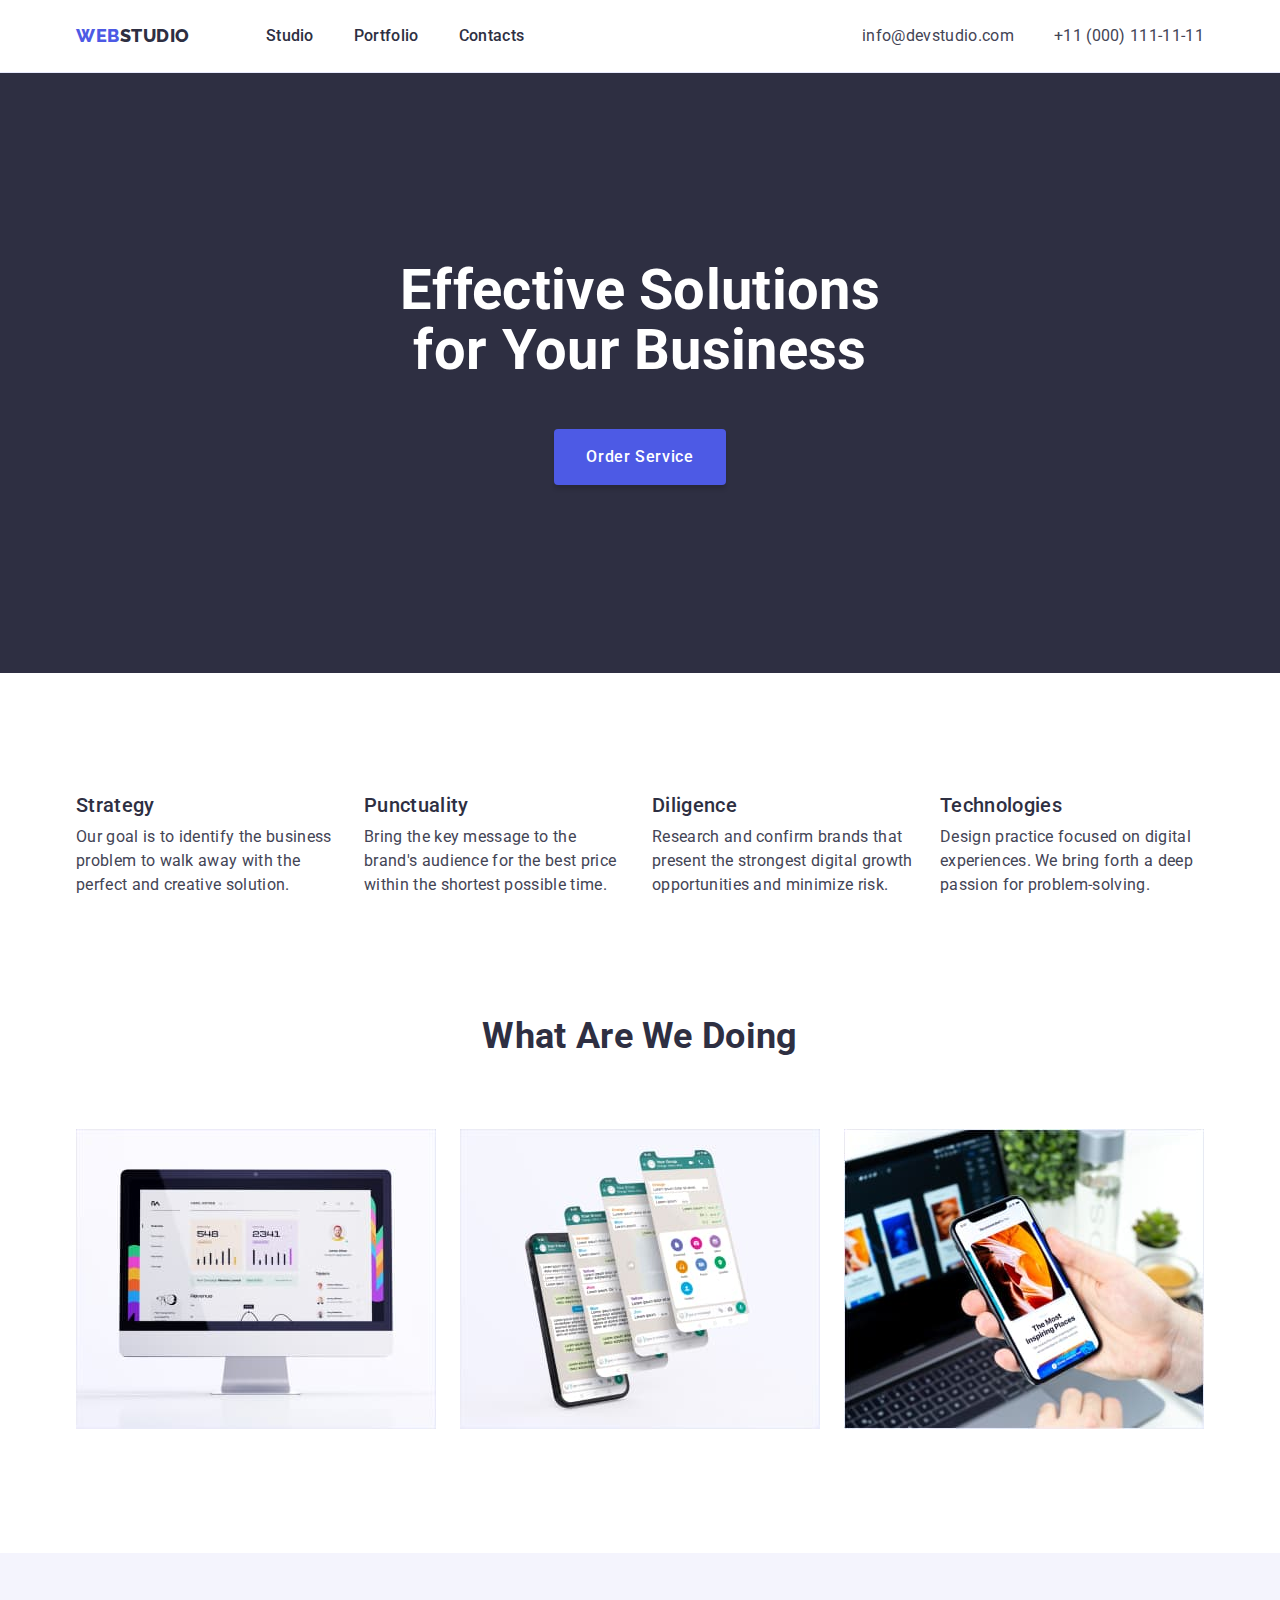
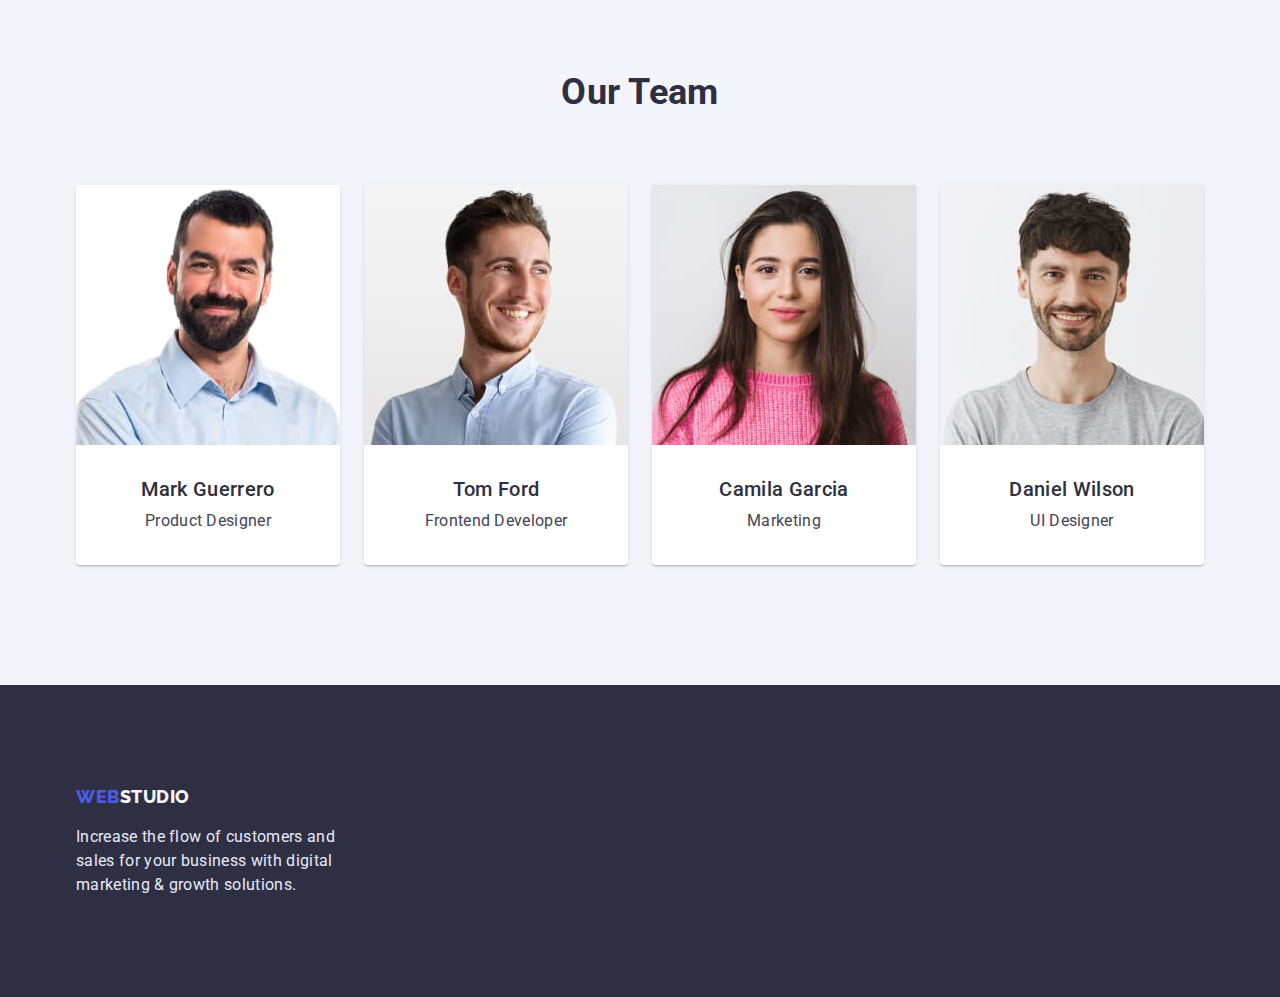
<file: index.html>
<!DOCTYPE html>
<html lang="en">
  <head>
    <meta charset="UTF-8" />
    <meta http-equiv="X-UA-Compatible" content="IE=edge" />
    <meta name="viewport" content="width=device-width, initial-scale=1.0" />
    <title>Web Studio</title>
    <link rel="preconnect" href="https://fonts.googleapis.com" />
    <link rel="preconnect" href="https://fonts.gstatic.com" crossorigin />
    <link
      href="https://fonts.googleapis.com/css2?family=Raleway:wght@800&family=Roboto:wght@400;500;700;900&display=swap"
      rel="stylesheet"
    />
    <link
      rel="stylesheet"
      href="https://cdnjs.cloudflare.com/ajax/libs/modern-normalize/1.1.0/modern-normalize.min.css"
    />
    <link rel="stylesheet" href="./css/styles.css" />
  </head>

  <body>
    <!-- Header -->
    <header class="page-header">
      <div class="container flex-container">
        <nav class="navigation">
          <a class="logo link" href="./index.html"
            >Web<span class="logo-dark">Studio</span></a
          >
          <ul class="list">
            <li>
              <a class="link navigation-link" href="./index.html">Studio</a>
            </li>
            <li>
              <a class="link navigation-link" href="./portfolio.html"
                >Portfolio</a
              >
            </li>
            <li><a class="link navigation-link" href="">Contacts</a></li>
          </ul>
        </nav>
        <address class="address">
          <ul class="list">
            <li>
              <a class="link address-email" href="mailto:info@devstudio.com"
                >info@devstudio.com</a
              >
            </li>
            <li>
              <a class="link address-phone" href="tel:+110001111111"
                >+11 (000) 111-11-11</a
              >
            </li>
          </ul>
        </address>
      </div>
    </header>
    <!-- Main -->
    <main>
      <!-- Hero -->
      <section class="hero section">
        <h1 class="hero-title">Effective Solutions for Your Business</h1>
        <button class="hero-button pointer" type="button">Order Service</button>
      </section>
      <!-- Our Features -->
      <section class="features section">
        <div class="container">
          <h2 class="features-header visually-hidden">Our Features</h2>
          <ul class="list features-list">
            <li>
              <h3 class="features-heading">Strategy</h3>
              <p class="features-text">
                Our goal is to identify the business problem to walk away with
                the perfect and creative solution.
              </p>
            </li>
            <li>
              <h3 class="features-heading">Punctuality</h3>
              <p class="features-text">
                Bring the key message to the brand's audience for the best price
                within the shortest possible time.
              </p>
            </li>
            <li>
              <h3 class="features-heading">Diligence</h3>
              <p class="features-text">
                Research and confirm brands that present the strongest digital
                growth opportunities and minimize risk.
              </p>
            </li>
            <li>
              <h3 class="features-heading">Technologies</h3>
              <p class="features-text">
                Design practice focused on digital experiences. We bring forth a
                deep passion for problem-solving.
              </p>
            </li>
          </ul>
        </div>
      </section>
      <!-- Our Work -->
      <section class="our-work section no-top-padding">
        <div class="container">
          <h2 class="work-title">What are we doing</h2>
          <ul class="list">
            <li class="work-samples">
              <img
                src="./images/desktop-software.jpg"
                alt="Desktop Software"
                width="360"
                height="300"
              />
            </li>
            <li class="work-samples">
              <img
                src="./images/mobile-software.jpg"
                alt="Mobile Software"
                width="360"
                height="300"
              />
            </li>
            <li class="work-samples">
              <img
                src="./images/design-examples.jpg"
                alt="Design Examples"
                width="360"
                height="300"
              />
            </li>
          </ul>
        </div>
      </section>
      <!-- Our Team -->
      <section class="team section">
        <div class="container">
          <h2 class="team-title">Our Team</h2>
          <ul class="list">
            <li class="team-member">
              <img
                class="no-gap"
                src="./images/product-designer.jpg"
                alt="Photo of Product Designer"
                width="264"
                height="260"
              />
              <div class="team-member-wrap">
                <h3 class="member-name">Mark Guerrero</h3>
                <p class="member-pos">Product Designer</p>
              </div>
            </li>
            <li class="team-member">
              <img
                class="no-gap"
                src="./images/frontend-dev.jpg"
                alt="Photo of Frontend Developer"
                width="264"
                height="260"
              />
              <div class="team-member-wrap">
                <h3 class="member-name">Tom Ford</h3>
                <p class="member-pos">Frontend Developer</p>
              </div>
            </li>
            <li class="team-member">
              <img
                class="no-gap"
                src="./images/marketing.jpg"
                alt="Photo of Marketing"
                width="264"
                height="260"
              />
              <div class="team-member-wrap">
                <h3 class="member-name">Camila Garcia</h3>
                <p class="member-pos">Marketing</p>
              </div>
            </li>
            <li class="team-member">
              <img
                class="no-gap"
                src="./images/ui-designer.jpg"
                alt="Photo of UI Designer"
                width="264"
                height="260"
              />
              <div class="team-member-wrap">
                <h3 class="member-name">Daniel Wilson</h3>
                <p class="member-pos">UI Designer</p>
              </div>
            </li>
          </ul>
        </div>
      </section>
    </main>
    <!-- Footer -->
    <footer class="footer">
      <div class="container">
        <a class="logo link" href="./index.html"
          >Web<span class="logo-light">Studio</span></a
        >
        <p class="footer-text">
          Increase the flow of customers and sales for your business with
          digital marketing & growth solutions.
        </p>
      </div>
    </footer>
  </body>
</html>
</file>
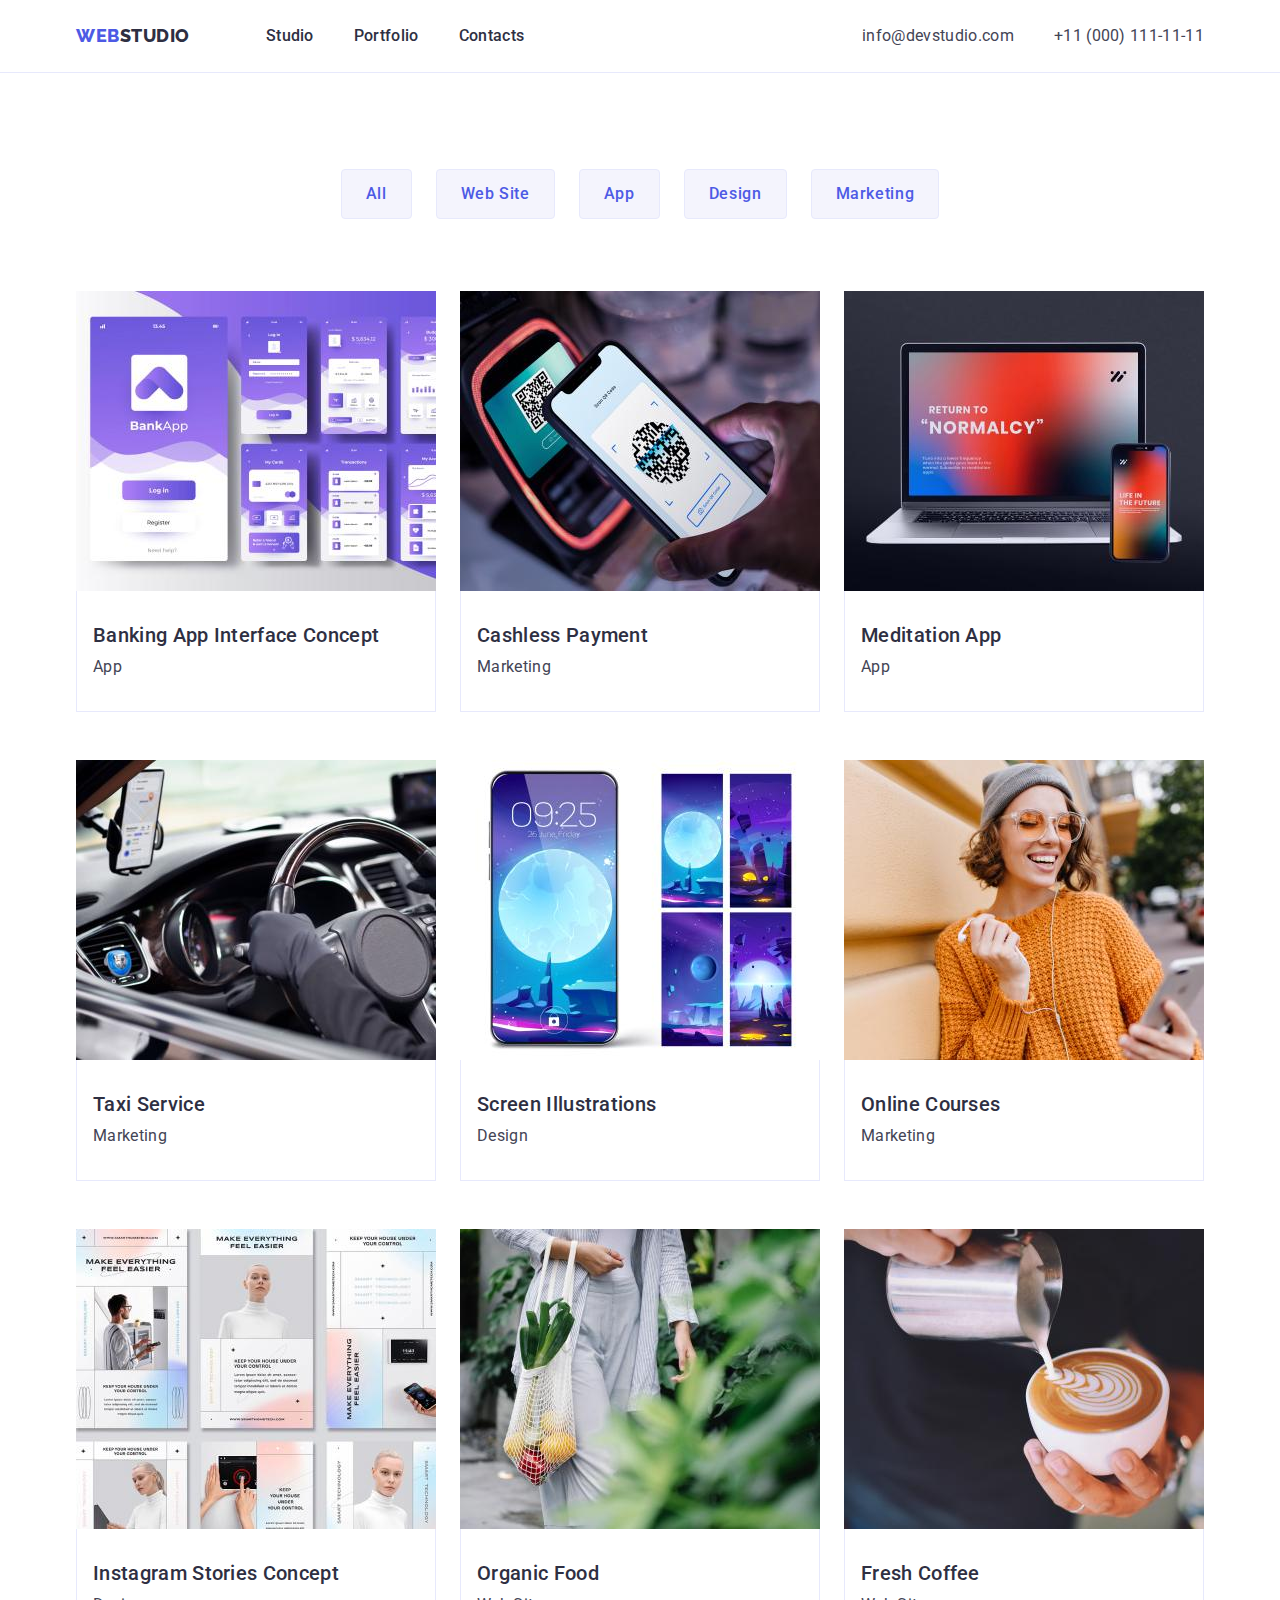
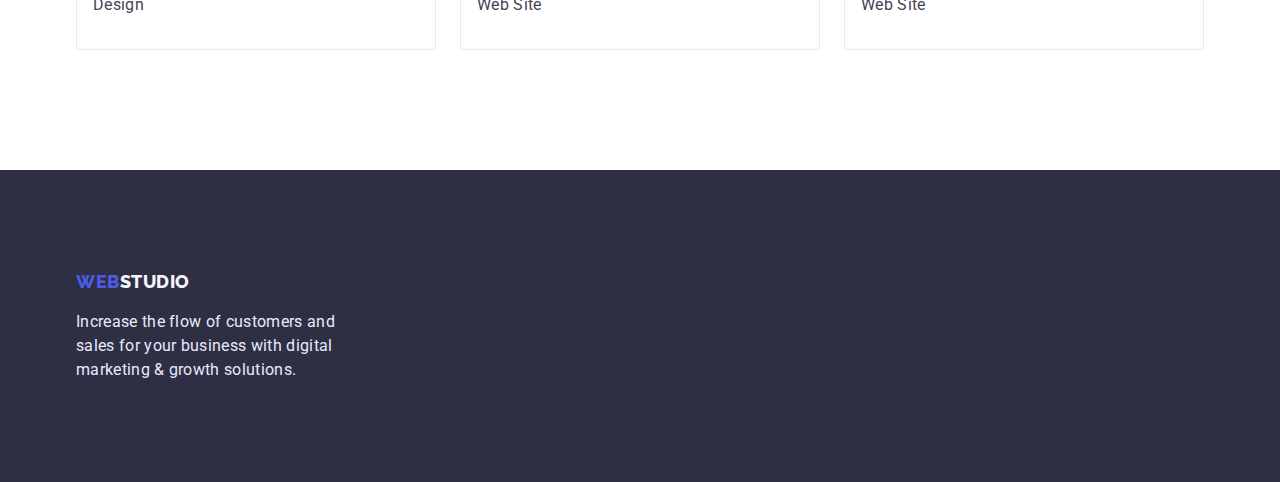
<file: portfolio.html>
<!DOCTYPE html>
<html lang="en">
  <head>
    <meta charset="UTF-8" />
    <meta http-equiv="X-UA-Compatible" content="IE=edge" />
    <meta name="viewport" content="width=device-width, initial-scale=1.0" />
    <title>Portfolio Webstudio</title>
    <link rel="preconnect" href="https://fonts.googleapis.com" />
    <link rel="preconnect" href="https://fonts.gstatic.com" crossorigin />
    <link
      href="https://fonts.googleapis.com/css2?family=Raleway:wght@800&family=Roboto:wght@400;500;700;900&display=swap"
      rel="stylesheet"
    />
    <link
      rel="stylesheet"
      href="https://cdnjs.cloudflare.com/ajax/libs/modern-normalize/1.1.0/modern-normalize.min.css"
    />
    <link rel="stylesheet" href="./css/styles.css" />
  </head>
  <body>
    <!-- Header -->
    <header class="page-header">
      <div class="container flex-container">
        <nav class="navigation">
          <a class="logo link" href="./index.html"
            >Web<span class="logo-dark">Studio</span></a
          >
          <ul class="list">
            <li>
              <a class="link navigation-link" href="./index.html">Studio</a>
            </li>
            <li>
              <a class="link navigation-link" href="./portfolio.html"
                >Portfolio</a
              >
            </li>
            <li><a class="link navigation-link" href="">Contacts</a></li>
          </ul>
        </nav>
        <address class="address">
          <ul class="list">
            <li>
              <a class="link address-email" href="mailto:info@devstudio.com"
                >info@devstudio.com</a
              >
            </li>
            <li>
              <a class="link address-phone" href="tel:+110001111111"
                >+11 (000) 111-11-11</a
              >
            </li>
          </ul>
        </address>
      </div>
    </header>
    <!-- Main -->
    <main>
      <section class="section portfolio">
        <div class="container">
          <h1 class="visually-hidden">Portfolio</h1>
          <!-- Filter Buttons -->
          <ul class="list filter-list">
            <li>
              <button type="button" class="button-filter pointer">All</button>
            </li>
            <li>
              <button type="button" class="button-filter pointer">
                Web Site
              </button>
            </li>
            <li>
              <button type="button" class="button-filter pointer">App</button>
            </li>
            <li>
              <button type="button" class="button-filter pointer">
                Design
              </button>
            </li>
            <li>
              <button type="button" class="button-filter pointer">
                Marketing
              </button>
            </li>
          </ul>
          <!-- Portfolio Cards -->
          <ul class="list">
            <li class="portfolio-card">
              <a href="" class="link">
                <img
                  class="no-gap"
                  src="./images-portfolio/banking-app-interface-concept.jpg"
                  alt="Picture Banking App Interface Concept"
                  width="360"
                  height="300"
                />
                <div class="portfolio-card-wrap">
                  <h2 class="portfolio-heading">
                    Banking App Interface Concept
                  </h2>
                  <p class="portfolio-text">App</p>
                </div>
              </a>
            </li>
            <li class="portfolio-card">
              <a href="" class="link">
                <img
                  class="no-gap"
                  src="./images-portfolio/cashless-payment.jpg"
                  alt="Picture of Cashless Payment"
                  width="360"
                  height="300"
                />
                <div class="portfolio-card-wrap">
                  <h2 class="portfolio-heading">Cashless Payment</h2>
                  <p class="portfolio-text">Marketing</p>
                </div>
              </a>
            </li>
            <li class="portfolio-card">
              <a href="" class="link">
                <img
                  class="no-gap"
                  src="./images-portfolio/meditation-app.jpg"
                  alt="Picture of Meditation App"
                  width="360"
                  height="300"
                />
                <div class="portfolio-card-wrap">
                  <h2 class="portfolio-heading">Meditation App</h2>
                  <p class="portfolio-text">App</p>
                </div>
              </a>
            </li>
            <li class="portfolio-card">
              <a href="" class="link">
                <img
                  class="no-gap"
                  src="./images-portfolio/taxi-service.jpg"
                  alt="Picture of Taxi Service"
                  width="360"
                  height="300"
                />
                <div class="portfolio-card-wrap">
                  <h2 class="portfolio-heading">Taxi Service</h2>
                  <p class="portfolio-text">Marketing</p>
                </div>
              </a>
            </li>
            <li class="portfolio-card">
              <a href="" class="link">
                <img
                  class="no-gap"
                  src="./images-portfolio/screen-illustrations.jpg"
                  alt="Picture of Screen Illustrations"
                  width="360"
                  height="300"
                />
                <div class="portfolio-card-wrap">
                  <h2 class="portfolio-heading">Screen Illustrations</h2>
                  <p class="portfolio-text">Design</p>
                </div>
              </a>
            </li>
            <li class="portfolio-card">
              <a href="" class="link">
                <img
                  class="no-gap"
                  src="./images-portfolio/online-courses.jpg"
                  alt="Picture of Online Courses"
                  width="360"
                  height="300"
                />
                <div class="portfolio-card-wrap">
                  <h2 class="portfolio-heading">Online Courses</h2>
                  <p class="portfolio-text">Marketing</p>
                </div>
              </a>
            </li>
            <li class="portfolio-card">
              <a href="" class="link">
                <img
                  class="no-gap"
                  src="./images-portfolio/instagram-stories-concept.jpg"
                  alt="Picture of Instagram Stories Concept"
                  width="360"
                  height="300"
                />
                <div class="portfolio-card-wrap">
                  <h2 class="portfolio-heading">Instagram Stories Concept</h2>
                  <p class="portfolio-text">Design</p>
                </div>
              </a>
            </li>
            <li class="portfolio-card">
              <a href="" class="link">
                <img
                  class="no-gap"
                  src="./images-portfolio/organic-food.jpg"
                  alt="Picture of Organic Food"
                  width="360"
                  height="300"
                />
                <div class="portfolio-card-wrap">
                  <h2 class="portfolio-heading">Organic Food</h2>
                  <p class="portfolio-text">Web Site</p>
                </div>
              </a>
            </li>
            <li class="portfolio-card">
              <a href="" class="link">
                <img
                  class="no-gap"
                  src="./images-portfolio/fresh-coffee.jpg"
                  alt="Picture of Fresh Coffee"
                  width="360"
                  height="300"
                />
                <div class="portfolio-card-wrap">
                  <h2 class="portfolio-heading">Fresh Coffee</h2>
                  <p class="portfolio-text">Web Site</p>
                </div>
              </a>
            </li>
          </ul>
        </div>
      </section>
    </main>
    <footer class="footer">
      <div class="container">
        <a class="logo link" href="./index.html"
          >Web<span class="logo-light">Studio</span></a
        >
        <p class="footer-text">
          Increase the flow of customers and sales for your business with
          digital marketing & growth solutions.
        </p>
      </div>
    </footer>
  </body>
</html>
</file>
<file: css/styles.css>
/* Brand Colors */
:root {
    --primary-brand-iris: #4D5AE5;
    --pressed-state-ocean: #404BBF;
    --dark-navyblue: #2E2F42;
    --success-green: #31D0AA;
    --text-slate: #434455;
    --subtle-text-light-slate: #8E8F99;
    --accent-cornflower: #E7E9FC;
    --light-cloud: #F4F4FD;
    --modal-overlay-navyblue-modal: #2E2F42;
    --hero-background-grey: #2E2F42;
    --white: #ffffff;
}
/* ---------------------Body--------------------- */
body {
    font-family: 'Roboto', sans-serif;
    color: var(--text-slate);
    letter-spacing: 0.02em;
}
.link {
    text-decoration: none;
}
.list {
    list-style: none;
    padding: 0;
    margin: 0;
}
.pointer {
    cursor: pointer;
}
.section {
    padding-top: 120px;
    padding-bottom: 120px;
}
.section.no-top-padding {
    padding-top: 0;
}
.section.portfolio {
    padding-top: 96px;
}
.visually-hidden {
    position: absolute;
    white-space: nowrap;
    width: 1px;
    height: 1px;
    overflow: hidden;
    border: 0;
    padding: 0;
    clip: rect(0 0 0 0);
    clip-path: inset(50%);
    margin: -1px;
}
/* ---------------------Image no gap--------------------- */
.no-gap {
    display: block;
    max-width: 100%;
    height: auto;
}
.container {
    margin-left: auto;
    margin-right: auto;
    width: 1158px;
    padding-left: 15px;
    padding-right: 15px;
}
.flex-container {
    display: flex;
}
/* ---------------------Header--------------------- */
.page-header {
    border-bottom: 1px solid var(--accent-cornflower);
    padding-top: 24px;
    padding-bottom: 24px;
}
.logo {
    font-size: 18px;
    line-height: 1.33;
    font-weight: 800;
    font-family: 'Raleway', sans-serif;
    text-transform: uppercase;
    letter-spacing: 0.03em;
    color: var(--primary-brand-iris);
    margin-right: 76px;
}
.logo-dark {
    color: var(--dark-navyblue);
}
.navigation {
    display: flex;
}
.navigation .list {
    display: flex;
    gap: 40px;
}
.navigation-link {
    font-weight: 500;
    font-size: 16px;
    line-height: 1.5;
    color: var(--dark-navyblue);
}
.navigation-link:hover,
.navigation-link:focus {
    color: var(--pressed-state-ocean);
}
.address {
    margin-left: auto;
}
.address .list {
    display: flex;
    gap: 40px;
}
.address-email {
    font-size: 16px;
    line-height: 1.5;
    font-style: normal;
    color: var(--text-slate);
}
.address-email:hover,
.address-email:focus {
    color: var(--pressed-state-ocean);
}
.address-email:current {
    color: var(--pressed-state-ocean);
}
.address-phone{
    font-size: 16px;
    line-height: 1.5;
    font-style: normal;
    color: var(--text-slate);
}
.address-phone:hover,
.address-phone:focus {
    color: var(--pressed-state-ocean);
}
/* ---------------------Main--------------------- */
/* ---------------------Hero--------------------- */
.hero{
    background-color: var(--dark-navyblue);
    text-align: center;
    padding-top: 188px;
    padding-bottom: 188px;
}
.hero-title {
    font-size: 56px;
    line-height: 1.07;
    text-align: center;
    color: var(--white);
    max-width: 494px;
    margin-top: 0;
    margin-bottom: 48px;
    margin-left: auto;
    margin-right: auto;
}
.hero-button {
    font-family: inherit;
    font-weight: 500;
    font-size: 16px;
    line-height: 1.5;
    letter-spacing: 0.04em;
    color: var(--white);
    background: var(--primary-brand-iris);
    box-shadow: 0px 4px 4px rgba(0, 0, 0, 0.15);
    border-radius: 4px;
    border: none;
    padding: 16px 32px;
    min-width: 169px;
}
.hero-button:hover,
.hero-button:focus {
    background-color: var(--pressed-state-ocean);
    border: none;
}
/* ---------------------Our Features--------------------- */
.features {
    background-color: var(--white);
}
.features li {
    width: calc((100% - 3 * 24px) / 4)
}
.features-list {
    display: flex;
    gap: 24px;
}
.features-heading {
    font-weight: 500;
    font-size: 20px;
    line-height: 1.2;
    color: var(--dark-navyblue);
    margin-top: 0;
    margin-bottom: 8px;
}
.features-text {
    font-size: 16px;
    line-height: 1.5;
    color: var(--text-slate);
    margin-top: 0;
    margin-bottom: 0;
}
/* ---------------------Our work--------------------- */
.our-work{

}
.our-work .list {
    display: flex;
    gap: 24px;
}
.work-title {
    font-size: 36px;
    line-height: 1.11;
    text-align: center;
    text-transform: capitalize;
    color: var(--dark-navyblue);
    margin-top: 0;
    margin-bottom: 72px;
}
.work-samples {

}
/* ---------------------Our Team--------------------- */
.team {
    background-color: var(--light-cloud);
}
.team .list {
    display: flex;
    gap: 24px;
}
.team-title {
    font-size: 36px;
    line-height: 1.11;
    text-align: center;
    text-transform: capitalize;
    color: var(--dark-navyblue);
    margin-top: 0;
    margin-bottom: 72px;
}
.team-member{
    background-color: var(--white);
    width: calc((100% - 3 * 24px) / 4);
    box-shadow: 0px 1px 6px rgba(46, 47, 66, 0.08), 0px 1px 1px rgba(46, 47, 66, 0.16), 0px 2px 1px rgba(46, 47, 66, 0.08);
    border-radius: 0px 0px 4px 4px;
}
.member-name {
    font-weight: 500;
    font-size: 20px;
    line-height: 1.2;
    color: var(--dark-navyblue);
    margin-top: 0;
    margin-bottom: 8px;
}
.member-pos {
    font-size: 16px;
    line-height: 1.5;
    margin-top: 0;
    margin-bottom: 0;
}
.team-member-wrap {
    padding-top: 32px;
    padding-bottom: 32px;
    text-align: center;
}
/* ---------------------Footer--------------------- */
.footer {
    background-color: var(--dark-navyblue);
    padding-top: 100px;
    padding-bottom: 100px;
}
.logo-light {
    color: var(--light-cloud);
    line-height: 1.16;
}
.footer-text {
    font-size: 16px;
    line-height: 1.5;
    color: var(--accent-cornflower);
    max-width: 264px;
    margin-top: 16px;
    margin-bottom: 0;
}
/* ---------------------Porfolio--------------------- */
.filter-list {
    margin-bottom: 72px;
    margin-left: auto;
    margin-right: auto;
    justify-content: center;
}

.button-filter {
    font-family: inherit;
    background-color: var(--light-cloud);
    border: 1px solid var(--accent-cornflower);
    border-radius: 4px;
    font-weight: 500;
    font-size: 16px;
    line-height: 1.5;
    text-align: center;
    letter-spacing: 0.04em;
    color: var(--primary-brand-iris);
    display: flex;
    padding: 12px 24px;
}
.button-filter:hover,
.button-filter:focus {
    background-color: var(--pressed-state-ocean);
    color: var(--white);
}
/* ---------------------Portfolio Cards--------------------- */
.portfolio .list{
    display: flex;
    flex-wrap: wrap;
    row-gap: 48px;
    column-gap: 24px;
}
.portfolio-card {
    width: calc((100% - 2 * 24px) / 3)
}
.portfolio-heading {
    font-weight: 500;
    font-size: 20px;
    line-height: 1.2;
    color: var(--modal-overlay-navyblue-modal);
    margin-top: 0;
    margin-bottom: 8px;
}
.portfolio-card-wrap {
    padding-top: 32px;
    padding-bottom: 32px;
    padding-left: 16px;
    border-right: 1px solid var(--accent-cornflower);
    border-bottom: 1px solid var(--accent-cornflower);
    border-left: 1px solid var(--accent-cornflower);
}
.portfolio-text {
    font-size: 16px;
    line-height: 1.5;
    color: var(--text-slate);
    margin-top: 0;
    margin-bottom: 0;
}
</file>
